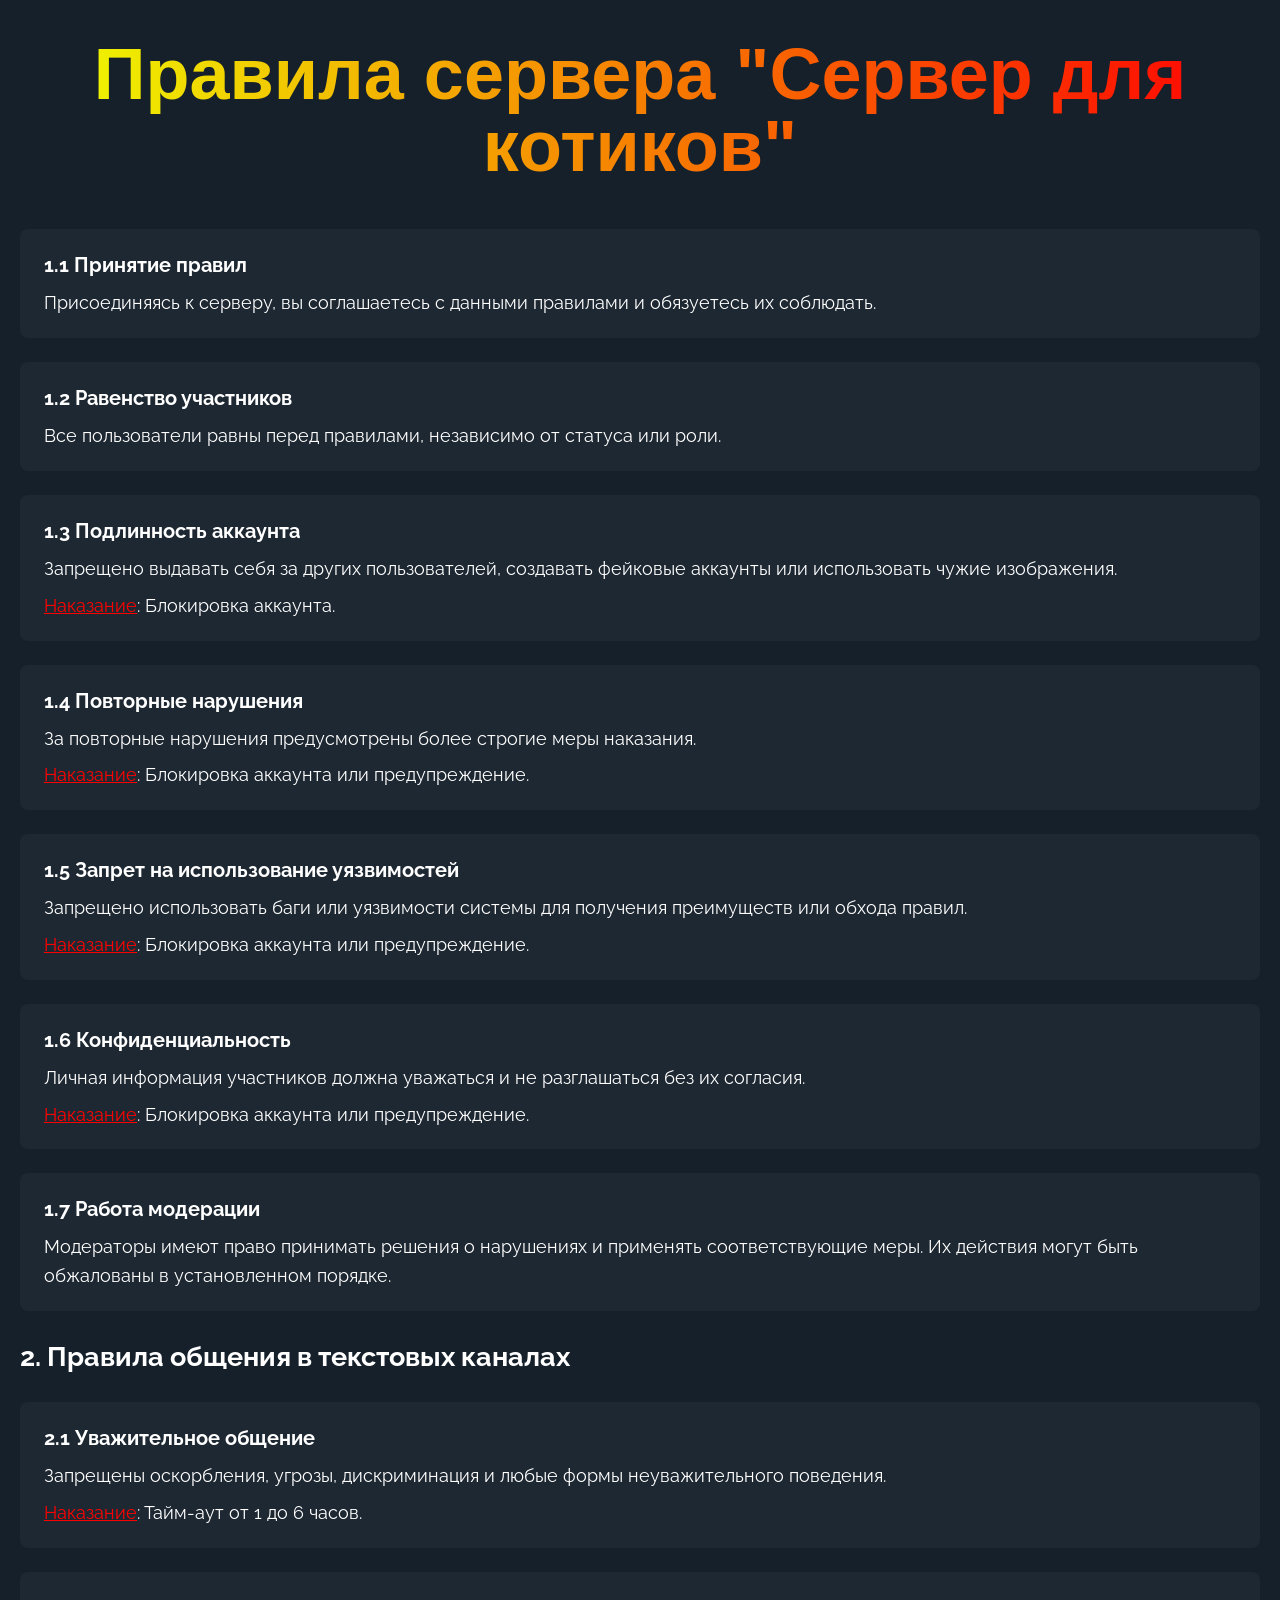
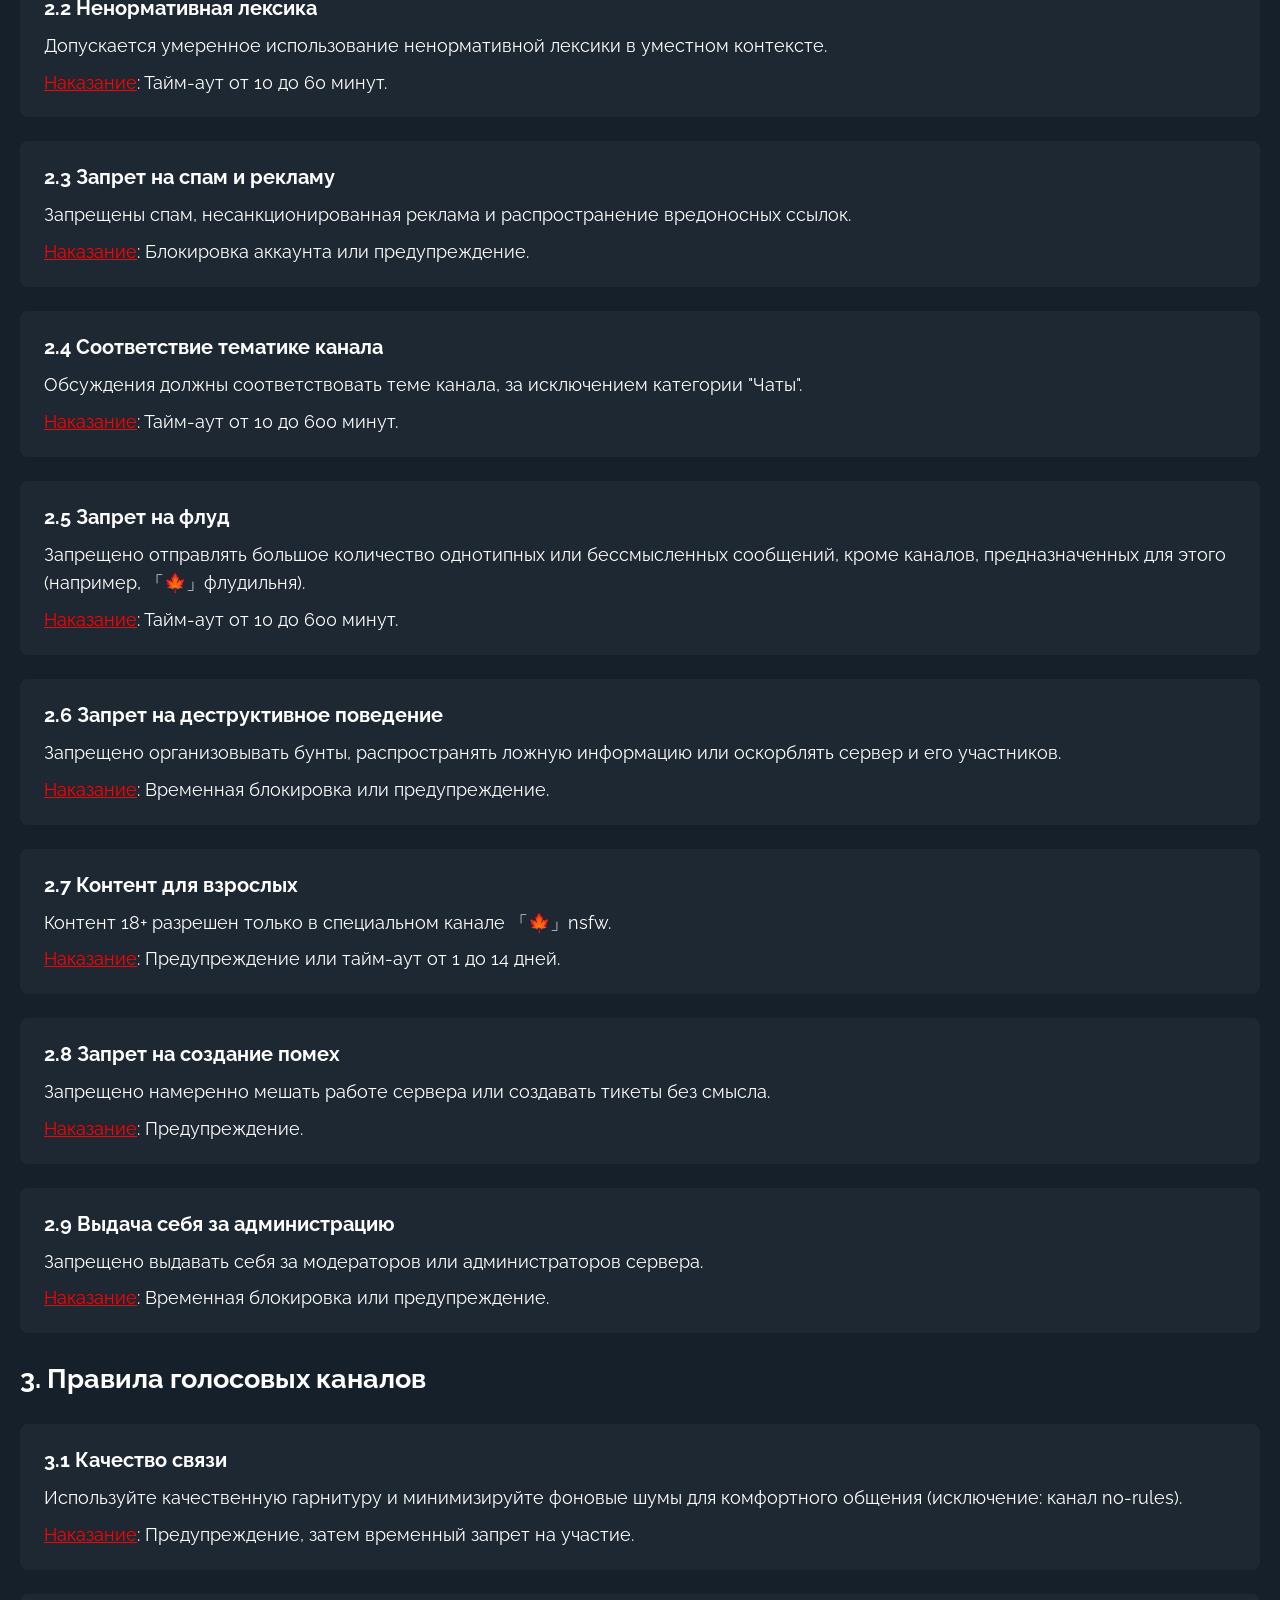
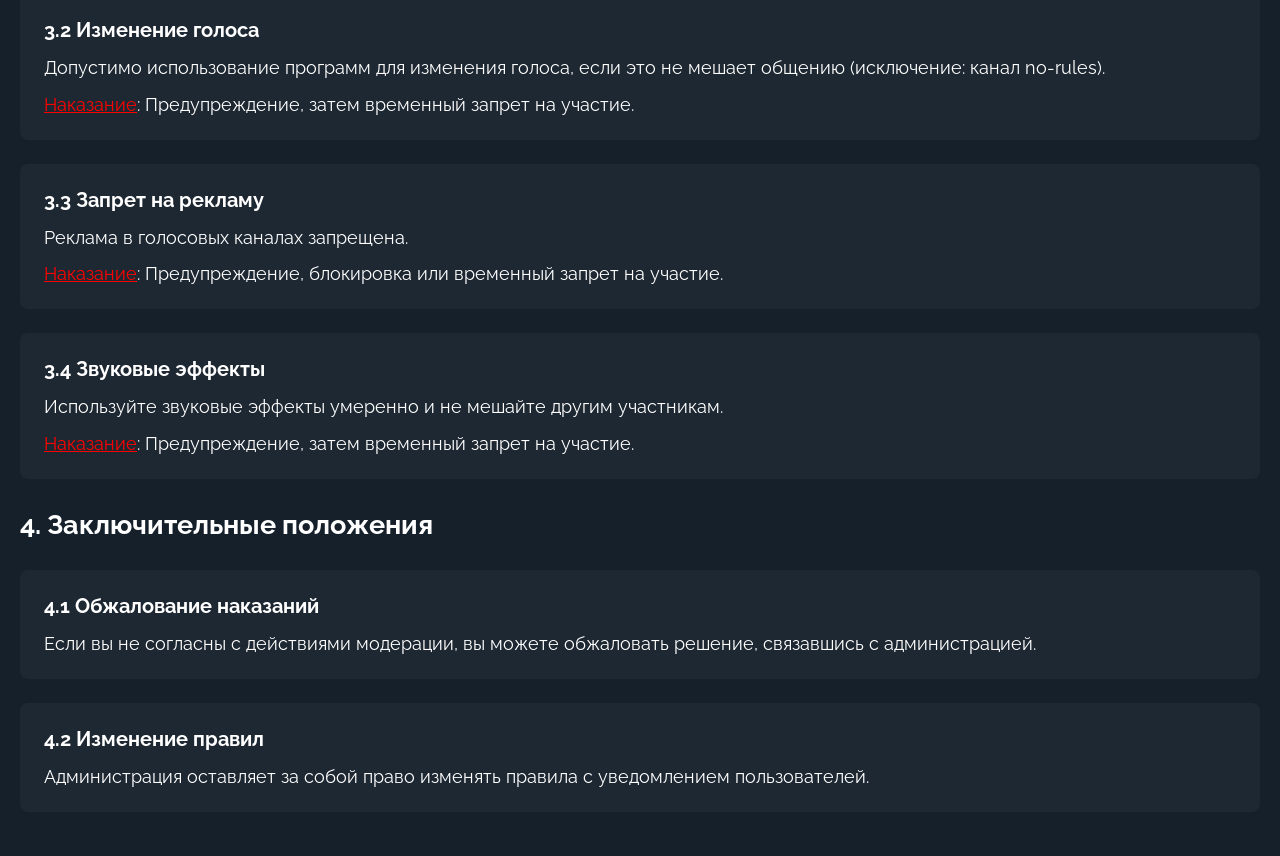
<file: norules.html>
<!DOCTYPE html>
<html lang="ru">
<head>
    <meta charset="UTF-8">
    <title>Правила сервера "Сервер для котиков"</title>
    <link href="https://fonts.googleapis.com/css2?family=Raleway&display=swap" rel="stylesheet">
    <style>
        body {
            margin: 0px;
            padding: 20px;
            background-color: rgb(21,32,43);
            font-family: 'Raleway', sans-serif;
            color: white;
            font-size: 18px;
            line-height: 1.6;
        }
        
        .rule {
            position: relative;
            display: block;
            margin: 24px 0;
            padding: 20px 24px;
            color: white;
            text-decoration: none;
            overflow: hidden;
            background-color: rgb(30, 40, 50);
            border-radius: 8px;
            transition: 0.2s;
        }
        .rule:hover {
            color: #f3f5d8;
        }
        .rule span.effect {
            position: absolute;
            display: block;
        }
        .rule span.effect:nth-child(1) {
            top: 0;
            left: 0;
            width: 100%;
            height: 2px;
            background: #d4810b;
            transition: 0.5s;
            transform: scaleX(0);
            transform-origin: left;
        }
        .rule:hover span.effect:nth-child(1) {
            transform: scaleX(1);
        }
        .rule span.effect:nth-child(2) {
            top: 0;
            right: 0;
            width: 2px;
            height: 100%;
            background: #d4810b;
            transition: 0.5s;
            transform: scaleY(0);
            transform-origin: top;
        }
        .rule:hover span.effect:nth-child(2) {
            transform: scaleY(1);
            transition-delay: 0.5s;
        }
        .rule span.effect:nth-child(3) {
            bottom: 0;
            right: 0;
            width: 100%;
            height: 2px;
            background: #d4810b;
            transition: 0.5s;
            transform: scaleX(0);
            transform-origin: right;
        }
        .rule:hover span.effect:nth-child(3) {
            transform: scaleX(1);
            transition-delay: 1s;
        }
        .rule span.effect:nth-child(4) {
            bottom: 0;
            left: 0;
            width: 2px;
            height: 100%;
            background: #d4810b;
            transition: 0.5s;
            transform: scaleY(0);
            transform-origin: bottom;
        }
        .rule:hover span.effect:nth-child(4) {
            transform: scaleY(1);
            transition-delay: 1.5s;
        }
        .rule-title {
            font-size: 20px;
            font-weight: bold;
            margin-bottom: 8px;
        }
        .punishment {
            margin-top: 8px;
        }
        .punishment .label {
            color: red;
            text-decoration: underline;
        }
        .punishment .text {
            color: white;
            display: inline;
        }
        .punishment .label,
        .punishment .text {
            transition: none;
        }
        header {
            background: linear-gradient(to right, #eeff00, #ff0000);
  -webkit-background-clip: text;
  background-clip: text;
  color: transparent;
  text-align: center;
  z-index: 1;
  font: 400 1em/1.5 'Neuton';
  margin: auto;
  user-select: text;
        }
        header h1 {
            font: 900 4em/1 'Oswald', sans-serif;
            letter-spacing: 0;
            padding: 0.25em 0 0.325em;
            margin: 0 auto;
        }
    </style>
</head>
<body>
    <header>
        <h1>Правила сервера "Сервер для котиков"</h1>
    </header>
    
    <!-- Правило 1.1 -->
    <div class="rule">
        <span class="effect"></span><span class="effect"></span><span class="effect"></span><span class="effect"></span>
        <div class="rule-title">1.1 Принятие правил</div>
        <div class="rule-text">
            Присоединяясь к серверу, вы соглашаетесь с данными правилами и обязуетесь их соблюдать.
        </div>
    </div>
    <!-- Правило 1.2 -->
    <div class="rule">
        <span class="effect"></span><span class="effect"></span><span class="effect"></span><span class="effect"></span>
        <div class="rule-title">1.2 Равенство участников</div>
        <div class="rule-text">
            Все пользователи равны перед правилами, независимо от статуса или роли.
        </div>
    </div>
    <!-- Правило 1.3 -->
    <div class="rule">
        <span class="effect"></span><span class="effect"></span><span class="effect"></span><span class="effect"></span>
        <div class="rule-title">1.3 Подлинность аккаунта</div>
        <div class="rule-text">
            Запрещено выдавать себя за других пользователей, создавать фейковые аккаунты или использовать чужие изображения.
        </div>
        <div class="punishment">
            <span class="label">Наказание</span>: <span class="text">Блокировка аккаунта.</span>
        </div>
    </div>
    <!-- Правило 1.4 -->
    <div class="rule">
        <span class="effect"></span><span class="effect"></span><span class="effect"></span><span class="effect"></span>
        <div class="rule-title">1.4 Повторные нарушения</div>
        <div class="rule-text">
            За повторные нарушения предусмотрены более строгие меры наказания.
        </div>
        <div class="punishment">
            <span class="label">Наказание</span>: <span class="text">Блокировка аккаунта или предупреждение.</span>
        </div>
    </div>
    <!-- Правило 1.5 -->
    <div class="rule">
        <span class="effect"></span><span class="effect"></span><span class="effect"></span><span class="effect"></span>
        <div class="rule-title">1.5 Запрет на использование уязвимостей</div>
        <div class="rule-text">
            Запрещено использовать баги или уязвимости системы для получения преимуществ или обхода правил.
        </div>
        <div class="punishment">
            <span class="label">Наказание</span>: <span class="text">Блокировка аккаунта или предупреждение.</span>
        </div>
    </div>
    <!-- Правило 1.6 -->
    <div class="rule">
        <span class="effect"></span><span class="effect"></span><span class="effect"></span><span class="effect"></span>
        <div class="rule-title">1.6 Конфиденциальность</div>
        <div class="rule-text">
            Личная информация участников должна уважаться и не разглашаться без их согласия.
        </div>
        <div class="punishment">
            <span class="label">Наказание</span>: <span class="text">Блокировка аккаунта или предупреждение.</span>
        </div>
    </div>
    <!-- Правило 1.7 -->
    <div class="rule">
        <span class="effect"></span><span class="effect"></span><span class="effect"></span><span class="effect"></span>
        <div class="rule-title">1.7 Работа модерации</div>
        <div class="rule-text">
            Модераторы имеют право принимать решения о нарушениях и применять соответствующие меры. Их действия могут быть обжалованы в установленном порядке.
        </div>
    </div>
    <!-- Раздел 2 -->
    <h2>2. Правила общения в текстовых каналах</h2>
    <!-- Правило 2.1 -->
    <div class="rule">
        <span class="effect"></span><span class="effect"></span><span class="effect"></span><span class="effect"></span>
        <div class="rule-title">2.1 Уважительное общение</div>
        <div class="rule-text">
            Запрещены оскорбления, угрозы, дискриминация и любые формы неуважительного поведения.
        </div>
        <div class="punishment">
            <span class="label">Наказание</span>: <span class="text">Тайм-аут от 1 до 6 часов.</span>
        </div>
    </div>
    <!-- Правило 2.2 -->
    <div class="rule">
        <span class="effect"></span><span class="effect"></span><span class="effect"></span><span class="effect"></span>
        <div class="rule-title">2.2 Ненормативная лексика</div>
        <div class="rule-text">
            Допускается умеренное использование ненормативной лексики в уместном контексте.
        </div>
        <div class="punishment">
            <span class="label">Наказание</span>: <span class="text">Тайм-аут от 10 до 60 минут.</span>
        </div>
    </div>
    <!-- Правило 2.3 -->
    <div class="rule">
        <span class="effect"></span><span class="effect"></span><span class="effect"></span><span class="effect"></span>
        <div class="rule-title">2.3 Запрет на спам и рекламу</div>
        <div class="rule-text">
            Запрещены спам, несанкционированная реклама и распространение вредоносных ссылок.
        </div>
        <div class="punishment">
            <span class="label">Наказание</span>: <span class="text">Блокировка аккаунта или предупреждение.</span>
        </div>
    </div>
    <!-- Правило 2.4 -->
    <div class="rule">
        <span class="effect"></span><span class="effect"></span><span class="effect"></span><span class="effect"></span>
        <div class="rule-title">2.4 Соответствие тематике канала</div>
        <div class="rule-text">
            Обсуждения должны соответствовать теме канала, за исключением категории "Чаты".
        </div>
        <div class="punishment">
            <span class="label">Наказание</span>: <span class="text">Тайм-аут от 10 до 600 минут.</span>
        </div>
    </div>
    <!-- Правило 2.5 -->
    <div class="rule">
        <span class="effect"></span><span class="effect"></span><span class="effect"></span><span class="effect"></span>
        <div class="rule-title">2.5 Запрет на флуд</div>
        <div class="rule-text">
            Запрещено отправлять большое количество однотипных или бессмысленных сообщений, кроме каналов, предназначенных для этого (например, ⁠「🍁」флудильня).
        </div>
        <div class="punishment">
            <span class="label">Наказание</span>: <span class="text">Тайм-аут от 10 до 600 минут.</span>
        </div>
    </div>
    <!-- Правило 2.6 -->
    <div class="rule">
        <span class="effect"></span><span class="effect"></span><span class="effect"></span><span class="effect"></span>
        <div class="rule-title">2.6 Запрет на деструктивное поведение</div>
        <div class="rule-text">
            Запрещено организовывать бунты, распространять ложную информацию или оскорблять сервер и его участников.
        </div>
        <div class="punishment">
            <span class="label">Наказание</span>: <span class="text">Временная блокировка или предупреждение.</span>
        </div>
    </div>
    <!-- Правило 2.7 -->
    <div class="rule">
        <span class="effect"></span><span class="effect"></span><span class="effect"></span><span class="effect"></span>
        <div class="rule-title">2.7 Контент для взрослых</div>
        <div class="rule-text">
            Контент 18+ разрешен только в специальном канале ⁠「🍁」nsfw.
        </div>
        <div class="punishment">
            <span class="label">Наказание</span>: <span class="text">Предупреждение или тайм-аут от 1 до 14 дней.</span>
        </div>
    </div>
    <!-- Правило 2.8 -->
    <div class="rule">
        <span class="effect"></span><span class="effect"></span><span class="effect"></span><span class="effect"></span>
        <div class="rule-title">2.8 Запрет на создание помех</div>
        <div class="rule-text">
            Запрещено намеренно мешать работе сервера или создавать тикеты без смысла.
        </div>
        <div class="punishment">
            <span class="label">Наказание</span>: <span class="text">Предупреждение.</span>
        </div>
    </div>
    <!-- Правило 2.9 -->
    <div class="rule">
        <span class="effect"></span><span class="effect"></span><span class="effect"></span><span class="effect"></span>
        <div class="rule-title">2.9 Выдача себя за администрацию</div>
        <div class="rule-text">
            Запрещено выдавать себя за модераторов или администраторов сервера.
        </div>
        <div class="punishment">
            <span class="label">Наказание</span>: <span class="text">Временная блокировка или предупреждение.</span>
        </div>
    </div>
    <!-- Раздел 3 -->
    <h2>3. Правила голосовых каналов</h2>
    <!-- Правило 3.1 -->
    <div class="rule">
        <span class="effect"></span><span class="effect"></span><span class="effect"></span><span class="effect"></span>
        <div class="rule-title">3.1 Качество связи</div>
        <div class="rule-text">
            Используйте качественную гарнитуру и минимизируйте фоновые шумы для комфортного общения (исключение: канал no-rules).
        </div>
        <div class="punishment">
            <span class="label">Наказание</span>: <span class="text">Предупреждение, затем временный запрет на участие.</span>
        </div>
    </div>
    <!-- Правило 3.2 -->
    <div class="rule">
        <span class="effect"></span><span class="effect"></span><span class="effect"></span><span class="effect"></span>
        <div class="rule-title">3.2 Изменение голоса</div>
        <div class="rule-text">
            Допустимо использование программ для изменения голоса, если это не мешает общению (исключение: канал no-rules).
        </div>
        <div class="punishment">
            <span class="label">Наказание</span>: <span class="text">Предупреждение, затем временный запрет на участие.</span>
        </div>
    </div>
    <!-- Правило 3.3 -->
    <div class="rule">
        <span class="effect"></span><span class="effect"></span><span class="effect"></span><span class="effect"></span>
        <div class="rule-title">3.3 Запрет на рекламу</div>
        <div class="rule-text">
            Реклама в голосовых каналах запрещена.
        </div>
        <div class="punishment">
            <span class="label">Наказание</span>: <span class="text">Предупреждение, блокировка или временный запрет на участие.</span>
        </div>
    </div>
    <!-- Правило 3.4 -->
    <div class="rule">
        <span class="effect"></span><span class="effect"></span><span class="effect"></span><span class="effect"></span>
        <div class="rule-title">3.4 Звуковые эффекты</div>
        <div class="rule-text">
            Используйте звуковые эффекты умеренно и не мешайте другим участникам.
        </div>
        <div class="punishment">
            <span class="label">Наказание</span>: <span class="text">Предупреждение, затем временный запрет на участие.</span>
        </div>
    </div>
    <!-- Раздел 4 -->
    <h2>4. Заключительные положения</h2>
    <!-- Обжалование наказаний -->
    <div class="rule">
        <span class="effect"></span><span class="effect"></span><span class="effect"></span><span class="effect"></span>
        <div class="rule-title">4.1 Обжалование наказаний</div>
        <div class="rule-text">
            Если вы не согласны с действиями модерации, вы можете обжаловать решение, связавшись с администрацией.
        </div>
    </div>
    <div class="rule">
        <span class="effect"></span><span class="effect"></span><span class="effect"></span><span class="effect"></span>
        <div class="rule-title">4.2 Изменение правил</div>
        <div class="rule-text">
            Администрация оставляет за собой право изменять правила с уведомлением пользователей.
        </div>
    </div>
</body>
</html>
</file>
